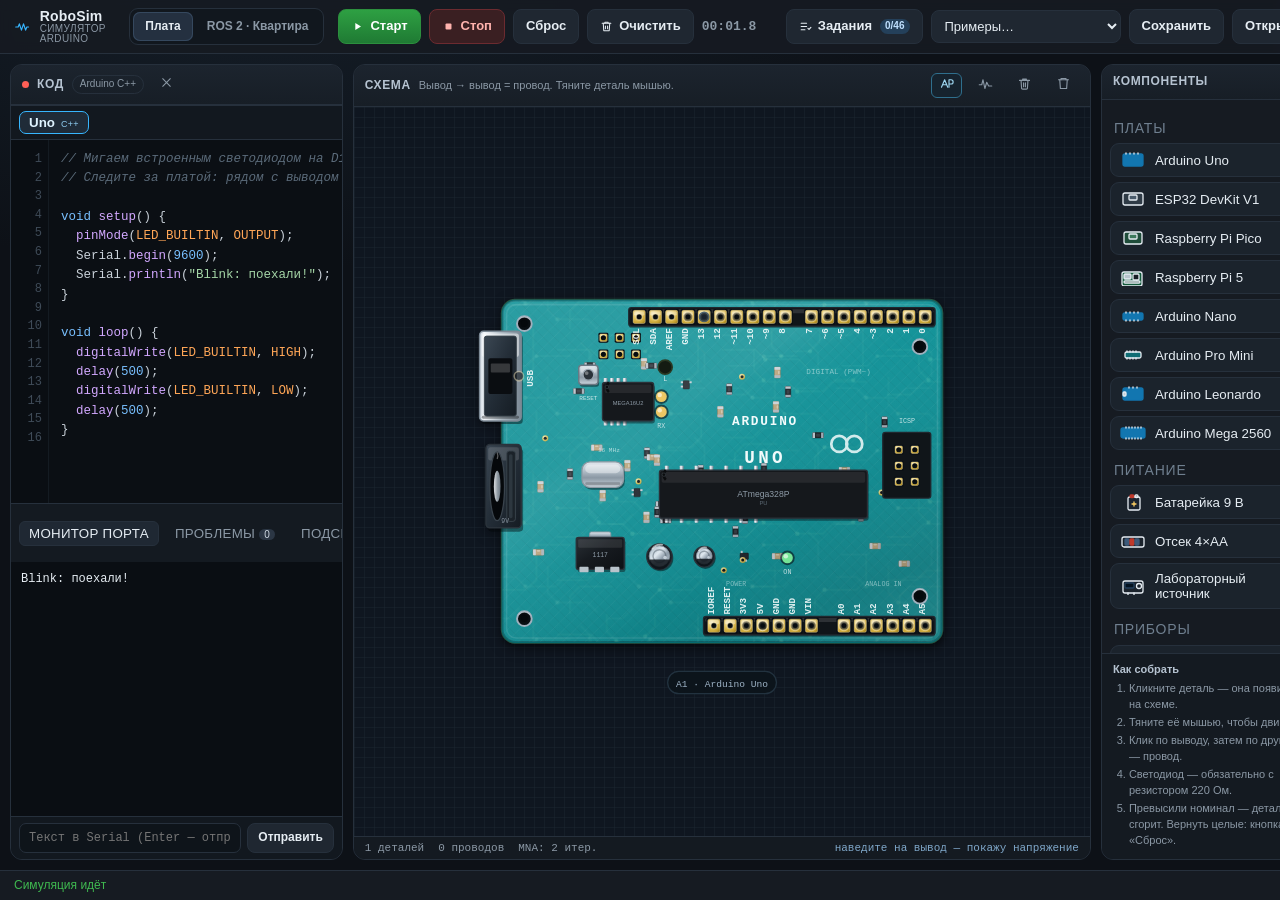
<file: index.html>
<!doctype html>
<html lang="ru">
<head>
<meta charset="utf-8"/>
<meta name="viewport" content="width=device-width, initial-scale=1"/>
<title>Симулятор Arduino в браузере — RoboSim</title>
<meta name="description" content="Собственный симулятор Arduino: схемный редактор, решатель цепей MNA, транспайлер скетчей C++ в JavaScript, монитор порта."/>
<link rel="stylesheet" href="styles.css"/>
</head>
<body>
<div class="app">

  <header class="topbar">
    <div class="brand">
      <svg width="26" height="26" viewBox="0 0 24 24" fill="none" stroke="currentColor" stroke-width="1.7" stroke-linecap="round" stroke-linejoin="round" aria-hidden="true">
        <path d="M2.5 12h3.5l1.75-4.5 3 9 3-9 3 9 1.75-4.5h2.5"/>
      </svg>
      <span>RoboSim<small>симулятор Arduino</small></span>
    </div>

    <div class="mode-switch" role="tablist" aria-label="Режим симулятора">
      <button class="mode-btn active" id="modeSimBtn" role="tab" aria-selected="true">Плата</button>
      <button class="mode-btn" id="modeRosBtn" role="tab" aria-selected="false">ROS 2 · Квартира</button>
    </div>

    <div class="tools">
      <button id="runBtn" class="btn btn-run" title="Собрать и запустить (Ctrl+Enter)">
        <svg width="13" height="13" viewBox="0 0 24 24" fill="currentColor" aria-hidden="true"><path d="M8 5.5v13l10.5-6.5Z"/></svg>
        Старт
      </button>
      <button id="stopBtn" class="btn btn-stop" disabled title="Стоп">
        <svg width="13" height="13" viewBox="0 0 24 24" fill="currentColor" aria-hidden="true"><rect x="6.5" y="6.5" width="11" height="11" rx="2"/></svg>
        Стоп
      </button>
      <button id="resetBtn" class="btn" title="Сброс">Сброс</button>
      <button id="wipeBtn" class="btn btn-wipe" title="Очистить рабочее пространство: схема, провода, код, монитор">
        <svg width="13" height="13" viewBox="0 0 24 24" fill="none" stroke="currentColor" stroke-width="1.9" stroke-linecap="round" stroke-linejoin="round" aria-hidden="true"><path d="M4 6h16"/><path d="M9 6V4h6v2"/><path d="M6 6l1 14h10l1-14"/><path d="M10 11v5M14 11v5"/></svg>
        Очистить
      </button>
      <span class="timer" id="timer">00:00.0</span>
    </div>

    <div class="tools tools-right">
      <button id="tasksBtn" class="btn btn-tasks" title="Учебные задания с автопроверкой (T)">
        <svg width="13" height="13" viewBox="0 0 24 24" fill="none" stroke="currentColor" stroke-width="2" stroke-linecap="round" stroke-linejoin="round" aria-hidden="true"><path d="M4 6h10M4 12h10M4 18h7"/><path d="M16.5 15.5l2 2 3.5-4"/></svg>
        Задания <span class="pill" id="tasksBadge">0/0</span>
      </button>
      <select id="exampleSelect" class="select" aria-label="Примеры">
        <option value="">Примеры…</option>
      </select>
      <button id="saveBtn" class="btn" title="Скачать схему и код в файл">Сохранить</button>
      <button id="openBtn" class="btn" title="Открыть файл .robosim">Открыть</button>
      <input type="file" id="fileInput" accept=".json,.robosim" hidden/>
    </div>
  </header>

  <main class="workspace">

    <!-- ------------------------------------------------ код -->
    <section class="panel panel-code">
      <header class="panel-head">
        <span class="dot dot-red"></span>
        <h2>Код</h2>
        <span class="badge" id="langBadge">Arduino C++</span>
        <button class="icon-btn" id="clearConsoleBtn" title="Очистить консоль" aria-label="Очистить консоль">
          <svg width="13" height="13" viewBox="0 0 24 24" fill="none" stroke="currentColor" stroke-width="2" stroke-linecap="round" aria-hidden="true"><path d="M5 5l14 14M19 5L5 19"/></svg>
        </button>
      </header>

      <div class="sketch-tabs" id="sketchTabs"></div>

      <div class="editor" id="editorWrap">
        <div class="gutter" id="gutter">1</div>
        <pre class="highlight" id="highlight" aria-hidden="true"></pre>
        <textarea id="code" spellcheck="false" autocapitalize="off" autocomplete="off" aria-label="Код скетча"></textarea>
      </div>

      <div class="console-head">
        <button class="tab tab-active" id="tabSerial">Монитор порта</button>
        <button class="tab" id="tabProblems">Проблемы <span class="pill" id="problemsCount">0</span></button>
        <button class="tab" id="tabHints">Подсказки <span class="pill" id="hintsCount">0</span></button>
        <span class="spacer"></span>
        <span class="hint usb-state" id="realUsbState"></span>
        <button class="btn btn-small" id="realUsbBtn" title="Подключить настоящую плату по USB (Web Serial)">Реальная плата</button>
        <label class="baud">9600 бод</label>
      </div>
      <div class="console-body" id="serialOut" role="log" aria-live="polite"></div>
      <div class="console-body problems hidden" id="problemsOut"></div>
      <div class="console-body hints hidden" id="hintsOut"></div>
      <div class="console-input">
        <input id="serialInput" placeholder="Текст в Serial (Enter — отправить)" disabled/>
        <button id="sendBtn" class="btn btn-small" disabled>Отправить</button>
      </div>
    </section>

    <!-- ------------------------------------------------ схема -->
    <section class="panel panel-canvas">
      <header class="panel-head">
        <h2>Схема</h2>
        <span class="hint" id="canvasHint">Вывод → вывод = провод. Тяните деталь мышью.</span>
        <span class="spacer"></span>
        <button class="icon-btn active" id="labelsBtn" title="Подписи элементов (R1, D2, A1…)" aria-label="Подписи элементов">
          <svg width="15" height="15" viewBox="0 0 24 24" fill="none" stroke="currentColor" stroke-width="1.8" stroke-linecap="round" stroke-linejoin="round" aria-hidden="true"><path d="M4 18 9 6l5 12M6.2 14h5.6"/><path d="M16 18V6h3.2a3.4 3.4 0 0 1 0 6.8H16"/></svg>
        </button>
        <button class="icon-btn" id="scopeBtn" title="Осциллограф" aria-label="Осциллограф">
          <svg width="15" height="15" viewBox="0 0 24 24" fill="none" stroke="currentColor" stroke-width="1.8" stroke-linecap="round" stroke-linejoin="round" aria-hidden="true"><path d="M2 14h4l2-8 3 14 3-10 3 6h5"/></svg>
        </button>
        <button class="icon-btn" id="deleteBtn" title="Удалить выделенное (Del)" aria-label="Удалить выделенное">
          <svg width="15" height="15" viewBox="0 0 24 24" fill="none" stroke="currentColor" stroke-width="1.8" stroke-linecap="round" stroke-linejoin="round" aria-hidden="true"><path d="M4 7h16M9 7V5h6v2M6.5 7l.8 12.2A1.8 1.8 0 0 0 9.1 21h5.8a1.8 1.8 0 0 0 1.8-1.8L17.5 7"/><path d="M10.5 11v6M13.5 11v6"/></svg>
        </button>
        <button class="icon-btn" id="clearBtn" title="Очистить схему" aria-label="Очистить схему">
          <svg width="15" height="15" viewBox="0 0 24 24" fill="none" stroke="currentColor" stroke-width="1.8" stroke-linecap="round" stroke-linejoin="round" aria-hidden="true"><path d="M4 6h16"/><path d="M8 6V4h8v2"/><path d="M6 6l1 14h10l1-14"/></svg>
        </button>
      </header>
      <div class="stage" id="stage">
        <svg id="svg" xmlns="http://www.w3.org/2000/svg">
          <defs>
            <linearGradient id="unoBody" x1="0" y1="0" x2="0" y2="1">
              <stop offset="0" stop-color="#1276b0"/><stop offset="1" stop-color="#0a5786"/>
            </linearGradient>
            <!-- ===== «реалистичная» палитра деталей: объявлена один раз ===== -->
            <linearGradient id="sim-metal" x1="0" y1="0" x2="0" y2="1">
              <stop offset="0" stop-color="#e2e8ee"/><stop offset=".35" stop-color="#b3bfc9"/>
              <stop offset=".62" stop-color="#8b98a4"/><stop offset="1" stop-color="#cdd6de"/>
            </linearGradient>
            <linearGradient id="sim-metal-h" x1="0" y1="0" x2="1" y2="0">
              <stop offset="0" stop-color="#8b98a4"/><stop offset=".35" stop-color="#eaf0f5"/>
              <stop offset=".7" stop-color="#a7b3bd"/><stop offset="1" stop-color="#72808c"/>
            </linearGradient>
            <linearGradient id="sim-metal-v" x1="0" y1="0" x2="1" y2="0">
              <stop offset="0" stop-color="#cfd8e0"/><stop offset=".12" stop-color="#f2f6fa"/>
              <stop offset=".55" stop-color="#a9b5bf"/><stop offset="1" stop-color="#7b8894"/>
            </linearGradient>
            <linearGradient id="sim-plastic" x1="0" y1="0" x2="1" y2="1">
              <stop offset="0" stop-color="#3b4753"/><stop offset=".5" stop-color="#232d37"/>
              <stop offset="1" stop-color="#151c23"/>
            </linearGradient>
            <linearGradient id="sim-dip" x1="0" y1="0" x2="1" y2="1">
              <stop offset="0" stop-color="#2a3036"/><stop offset=".45" stop-color="#171b20"/>
              <stop offset="1" stop-color="#0d1014"/>
            </linearGradient>
            <linearGradient id="sim-can" x1="0" y1="0" x2="1" y2="1">
              <stop offset="0" stop-color="#9fb0be"/><stop offset=".4" stop-color="#dfe8ef"/>
              <stop offset=".62" stop-color="#8d9ba8"/><stop offset="1" stop-color="#b9c5cf"/>
            </linearGradient>
            <linearGradient id="sim-beige" x1="0" y1="0" x2="0" y2="1">
              <stop offset="0" stop-color="#f0dfb8"/><stop offset=".45" stop-color="#dcc79a"/>
              <stop offset="1" stop-color="#bda878"/>
            </linearGradient>
            <linearGradient id="sim-glass" x1="0" y1="0" x2="0" y2="1">
              <stop offset="0" stop-color="rgba(255,255,255,.55)"/>
              <stop offset=".45" stop-color="rgba(255,255,255,.12)"/>
              <stop offset="1" stop-color="rgba(255,255,255,.04)"/>
            </linearGradient>
            <linearGradient id="sim-glass-d" x1="0" y1="0" x2="0" y2="1">
              <stop offset="0" stop-color="#d9e3ea" stop-opacity=".85"/>
              <stop offset=".5" stop-color="#7f919f" stop-opacity=".55"/>
              <stop offset="1" stop-color="#4a5a67" stop-opacity=".8"/>
            </linearGradient>
            <radialGradient id="sim-lens" cx=".35" cy=".3" r=".85">
              <stop offset="0" stop-color="#ffffff" stop-opacity=".55"/>
              <stop offset=".55" stop-color="#ffffff" stop-opacity=".06"/>
              <stop offset="1" stop-color="#000000" stop-opacity=".22"/>
            </radialGradient>
            <radialGradient id="sim-lens-red" cx=".35" cy=".3" r=".8">
              <stop offset="0" stop-color="#ffd0c8"/><stop offset=".6" stop-color="#e04a3a"/>
              <stop offset="1" stop-color="#8c2418"/>
            </radialGradient>
            <linearGradient id="sim-dark-cell" x1="0" y1="0" x2="1" y2="1">
              <stop offset="0" stop-color="#2b3641"/><stop offset=".45" stop-color="#18202a"/>
              <stop offset="1" stop-color="#0d131a"/>
            </linearGradient>
            <linearGradient id="sim-servo" x1="0" y1="0" x2="1" y2="1">
              <stop offset="0" stop-color="#2f7fbe"/><stop offset=".5" stop-color="#1c5a8c"/>
              <stop offset="1" stop-color="#123c60"/>
            </linearGradient>
            <linearGradient id="sim-heatsink" x1="0" y1="0" x2="0" y2="1">
              <stop offset="0" stop-color="#d24b3c"/><stop offset=".4" stop-color="#a8342a"/>
              <stop offset="1" stop-color="#7a221a"/>
            </linearGradient>
            <linearGradient id="sim-pcb-soft" x1="0" y1="0" x2="1" y2="1">
              <stop offset="0" stop-color="#1d6b45"/><stop offset=".5" stop-color="#14563a"/>
              <stop offset="1" stop-color="#0d3f2a"/>
            </linearGradient>
            <linearGradient id="sim-pcb-dark" x1="0" y1="0" x2="1" y2="1">
              <stop offset="0" stop-color="#1b2430"/><stop offset="1" stop-color="#111a23"/>
            </linearGradient>
            <!-- синий текстолит: HC-SR04, платы датчиков линии, модули-«синие платки» -->
            <linearGradient id="sim-pcb-blue" x1="0" y1="0" x2=".8" y2="1">
              <stop offset="0" stop-color="#1f5f97"/><stop offset=".5" stop-color="#15507f"/>
              <stop offset="1" stop-color="#0e3d63"/>
            </linearGradient>
            <linearGradient id="sim-pcb-blue-light" x1="0" y1="0" x2=".8" y2="1">
              <stop offset="0" stop-color="#3f8dc4"/><stop offset=".55" stop-color="#2d76ad"/>
              <stop offset="1" stop-color="#1e5c8c"/>
            </linearGradient>
            <filter id="sim-soft" x="-20%" y="-20%" width="140%" height="140%">
              <feDropShadow dx="0" dy="1.4" stdDeviation="1.6" flood-color="#000" flood-opacity=".45"/>
            </filter>
            <!-- ===== реализм плат: стеклотекстолит, дорожки под маской, золото площадок ===== -->
            <linearGradient id="sim-face-light" x1="0" y1="0" x2=".55" y2="1">
              <stop offset="0" stop-color="#ffffff" stop-opacity=".13"/>
              <stop offset=".42" stop-color="#ffffff" stop-opacity="0"/>
              <stop offset="1" stop-color="#000000" stop-opacity=".17"/>
            </linearGradient>
            <pattern id="sim-fiber" width="7" height="7" patternUnits="userSpaceOnUse">
              <path d="M0 7 L7 0" stroke="#ffffff" stroke-width=".55" opacity=".045"/>
              <path d="M0 0 L7 7" stroke="#000000" stroke-width=".55" opacity=".05"/>
            </pattern>
            <pattern id="sim-traces" width="103" height="89" patternUnits="userSpaceOnUse">
              <g fill="none" stroke="#8ff7c4" stroke-width="1.05" stroke-linecap="round" stroke-linejoin="round" opacity=".05">
                <path d="M-4 13 H21 L27 19 H48 L54 25 H74"/>
                <path d="M0 41 H15 L23 33 H41 L47 39 H63 L69 33 H90"/>
                <path d="M-4 68 H19 L25 62 H44"/>
                <path d="M31 -4 V11 L37 17"/>
                <path d="M61 -4 V8 L55 14 H44"/>
                <path d="M88 -4 V26 L82 32 H70"/>
                <path d="M8 92 V78 L14 72 H34"/>
                <path d="M58 92 V80 L64 74 H84 L90 68 V52"/>
                <path d="M20 13 V26 L26 32"/>
              </g>
              <g fill="#8ff7c4" opacity=".14">
                <circle cx="27" cy="19" r="1.4"/><circle cx="47" cy="39" r="1.4"/>
                <circle cx="37" cy="17" r="1.3"/><circle cx="55" cy="14" r="1.3"/>
                <circle cx="82" cy="32" r="1.3"/><circle cx="64" cy="74" r="1.3"/>
                <circle cx="26" cy="32" r="1.3"/>
              </g>
            </pattern>
            <pattern id="sim-traces2" width="71" height="59" patternUnits="userSpaceOnUse">
              <g fill="none" stroke="#a9ffd6" stroke-width="1" stroke-linecap="round" stroke-linejoin="round" opacity=".045">
                <path d="M-3 7 H13 L19 13 H38 L44 7 H60"/>
                <path d="M4 52 H20 L26 46 H47"/>
                <path d="M33 -4 V17 L39 23 H58 L64 29"/>
                <path d="M-3 33 H9 L15 27"/>
                <path d="M60 62 V44 L54 38"/>
              </g>
              <g fill="#a9ffd6" opacity=".10">
                <circle cx="19" cy="13" r="1.3"/><circle cx="39" cy="23" r="1.3"/><circle cx="26" cy="46" r="1.2"/>
              </g>
            </pattern>
            <linearGradient id="sim-ceramic" x1="0" y1="0" x2=".3" y2="1">
              <stop offset="0" stop-color="#ffc06a"/><stop offset=".45" stop-color="#e8963a"/>
              <stop offset="1" stop-color="#b96a1c"/>
            </linearGradient>
            <linearGradient id="sim-copper" x1="0" y1="0" x2="1" y2="0">
              <stop offset="0" stop-color="#8a4a1e"/><stop offset=".35" stop-color="#ffd8a3"/>
              <stop offset=".62" stop-color="#d08a3e"/><stop offset="1" stop-color="#7a3f18"/>
            </linearGradient>
            <linearGradient id="sim-gloss" x1="0" y1="0" x2=".85" y2="1">
              <stop offset="0" stop-color="#fff" stop-opacity="0"/>
              <stop offset=".38" stop-color="#fff" stop-opacity=".13"/>
              <stop offset=".52" stop-color="#fff" stop-opacity=".03"/>
              <stop offset=".72" stop-color="#fff" stop-opacity="0"/>
              <stop offset="1" stop-color="#fff" stop-opacity=".08"/>
            </linearGradient>
            <radialGradient id="sim-gold" cx=".35" cy=".3" r=".85">
              <stop offset="0" stop-color="#fff2c0"/><stop offset=".45" stop-color="#f0cd5e"/>
              <stop offset=".82" stop-color="#cfa832"/><stop offset="1" stop-color="#a9871f"/>
            </radialGradient>
            <radialGradient id="sim-drill" cx=".4" cy=".35" r=".8">
              <stop offset="0" stop-color="#04070a"/><stop offset=".72" stop-color="#0a1014"/>
              <stop offset="1" stop-color="#22303a"/>
            </radialGradient>
            <filter id="sim-raise" x="-35%" y="-35%" width="170%" height="170%">
              <feDropShadow dx=".5" dy="1.2" stdDeviation="1" flood-color="#000" flood-opacity=".45"/>
            </filter>
            <filter id="sim-raise-big" x="-30%" y="-30%" width="160%" height="160%">
              <feDropShadow dx=".8" dy="2" stdDeviation="1.7" flood-color="#000" flood-opacity=".5"/>
            </filter>
            <pattern id="grid" width="10" height="10" patternUnits="userSpaceOnUse">
              <path d="M 10 0 L 0 0 0 10" fill="none" stroke="#1b2530" stroke-width="1"/>
            </pattern>
          </defs>
          <rect class="grid-bg" x="-4000" y="-4000" width="8000" height="8000" fill="url(#grid)"/>
          <g id="world">
            <g id="wireHitLayer"></g>
            <g id="boardsLayer"></g>
            <g id="wiresLayer"></g>
            <g id="partsLayer"></g>
            <g id="pinsLayer"></g>
            <g id="pendingLayer"></g>
          </g>
        </svg>
      </div>
      <div class="scope hidden" id="scopeWrap">
        <div class="scope-head">
          <span class="scope-title">Осциллограф</span>
          <label>Развёртка <select id="timeDiv" class="mini-select"></select></label>
          <label>Масштаб <select id="voltDiv" class="mini-select"></select></label>
          <button class="btn btn-small" id="scopePause">Пауза</button>
          <button class="btn btn-small" id="scopeClear">Сброс</button>
          <span class="scope-hint">240 отсчётов/с · ШИМ рисуется аналитически при развёртке ≤ 5 мс</span>
        </div>
        <div class="scope-body">
          <canvas id="scopeCanvas"></canvas>
          <div class="scope-channels" id="scopeChannels"></div>
        </div>
      </div>

      <div class="canvas-foot">
        <span class="stat" id="statParts">0 деталей</span>
        <span class="stat" id="statWires">0 проводов</span>
        <span class="stat" id="statIter">—</span>
        <span class="stat probe" id="probe">наведите на вывод — покажу напряжение</span>
      </div>
    </section>

    <!-- ------------------------------------------------ палитра -->
    <aside class="panel panel-palette">
      <header class="panel-head"><h2>Компоненты</h2></header>
      <div class="palette" id="palette"></div>
      <div class="palette-note">
        <b>Как собрать</b>
        <ol>
          <li>Кликните деталь — она появится на схеме.</li>
          <li>Тяните её мышью, чтобы двигать.</li>
          <li>Клик по выводу, затем по другому — провод.</li>
          <li>Светодиод — обязательно с резистором 220 Ом.</li>
          <li>Превысили номинал — деталь сгорит. Вернуть целые: кнопка «Сброс».</li>
        </ol>
      </div>
    </aside>
  </main>


  <!-- ------------------------------------------------ ROS 2: квартира -->
  <main class="ros-layout hidden" id="rosLayout">
    <section class="ros-main">
      <header class="panel-head">
        <h2>ROS 2 · Квартира</h2>
        <span class="hint">Узел /robot_driver, лидар 240 лучей, SLAM 5 см</span>
        <span class="spacer"></span>
        <div class="ros-hud">
          <span class="ros-stat"><b id="rosCoverage">0 %</b>карта</span>
          <span class="ros-stat"><b id="rosTrash">0 / 6</b>мусор</span>
          <span class="ros-stat"><b id="rosBattery">100 %</b>батарея</span>
          <span class="ros-stat ros-poses"><b id="rosPose">x=0.00 y=0.00 θ=0°</b><span id="rosRoom">Коридор</span></span>
        </div>
      </header>

      <div class="ros-stage">
        <canvas id="rosCanvas"></canvas>
        <div class="ros-overlay">
          <div class="seg">
            <button class="seg-btn active" id="rosModeSlam">Карта SLAM</button>
            <button class="seg-btn" id="rosModeTruth">Квартира</button>
          </div>
          <button class="btn btn-small active" id="rosRays">Лучи</button>
          <button class="btn btn-small active" id="rosPath">След</button>
        </div>
        <div class="ros-pad" aria-label="Пульт управления">
          <button id="rosPadL" class="pad-btn pad-left" aria-label="Поворот влево">↺</button>
          <button id="rosPadF" class="pad-btn pad-up" aria-label="Вперёд">↑</button>
          <button id="rosPadR" class="pad-btn pad-right" aria-label="Поворот вправо">↻</button>
          <button id="rosPadB" class="pad-btn pad-down" aria-label="Назад">↓</button>
        </div>
        <div class="ros-hintline" id="rosState">ищите мусор: он отмечен оранжевым</div>
      </div>

      <footer class="ros-foot">
        <button id="rosCollect" class="btn btn-small btn-run">Собрать (E)</button>
        <button id="rosReset" class="btn btn-small">На док</button>
        <button id="rosHelp" class="btn btn-small">help</button>
        <span class="spacer"></span>
        <span class="ros-keys">WASD / стрелки — движение · E — собрать · Tab — автодополнение в терминале</span>
      </footer>
    </section>

    <aside class="ros-side">
      <section class="ros-tasks-box">
        <header class="panel-head"><h2>Задания ROS</h2><span class="pill" id="rosTaskCount">0/3</span></header>
        <div class="ros-tasks" id="rosTasks"></div>
      </section>

      <section class="ros-term">
        <header class="panel-head">
          <h2>Терминал</h2>
          <span class="spacer"></span>
          <button class="btn btn-small" id="rosTermClear">Очистить</button>
        </header>
        <div class="term-out" id="rosTermOut" role="log" aria-live="polite"></div>
        <div class="term-input">
          <span class="term-prompt">student@robosim:~$</span>
          <input id="rosTermIn" spellcheck="false" autocomplete="off" placeholder="help" aria-label="Команда терминала"/>
        </div>
      </section>
    </aside>
  </main>

  <!-- ------------------------------------------------ задания -->
  <aside class="drawer hidden" id="taskDrawer" aria-hidden="true" aria-label="Учебные задания"></aside>

  <footer class="statusbar">
    <span id="statusText">Готово</span>
    <span class="spacer"></span>
    <span class="warn" id="warnText"></span>
  </footer>
</div>

<script type="module" src="js/app.js"></script>
</body>
</html>
</file>
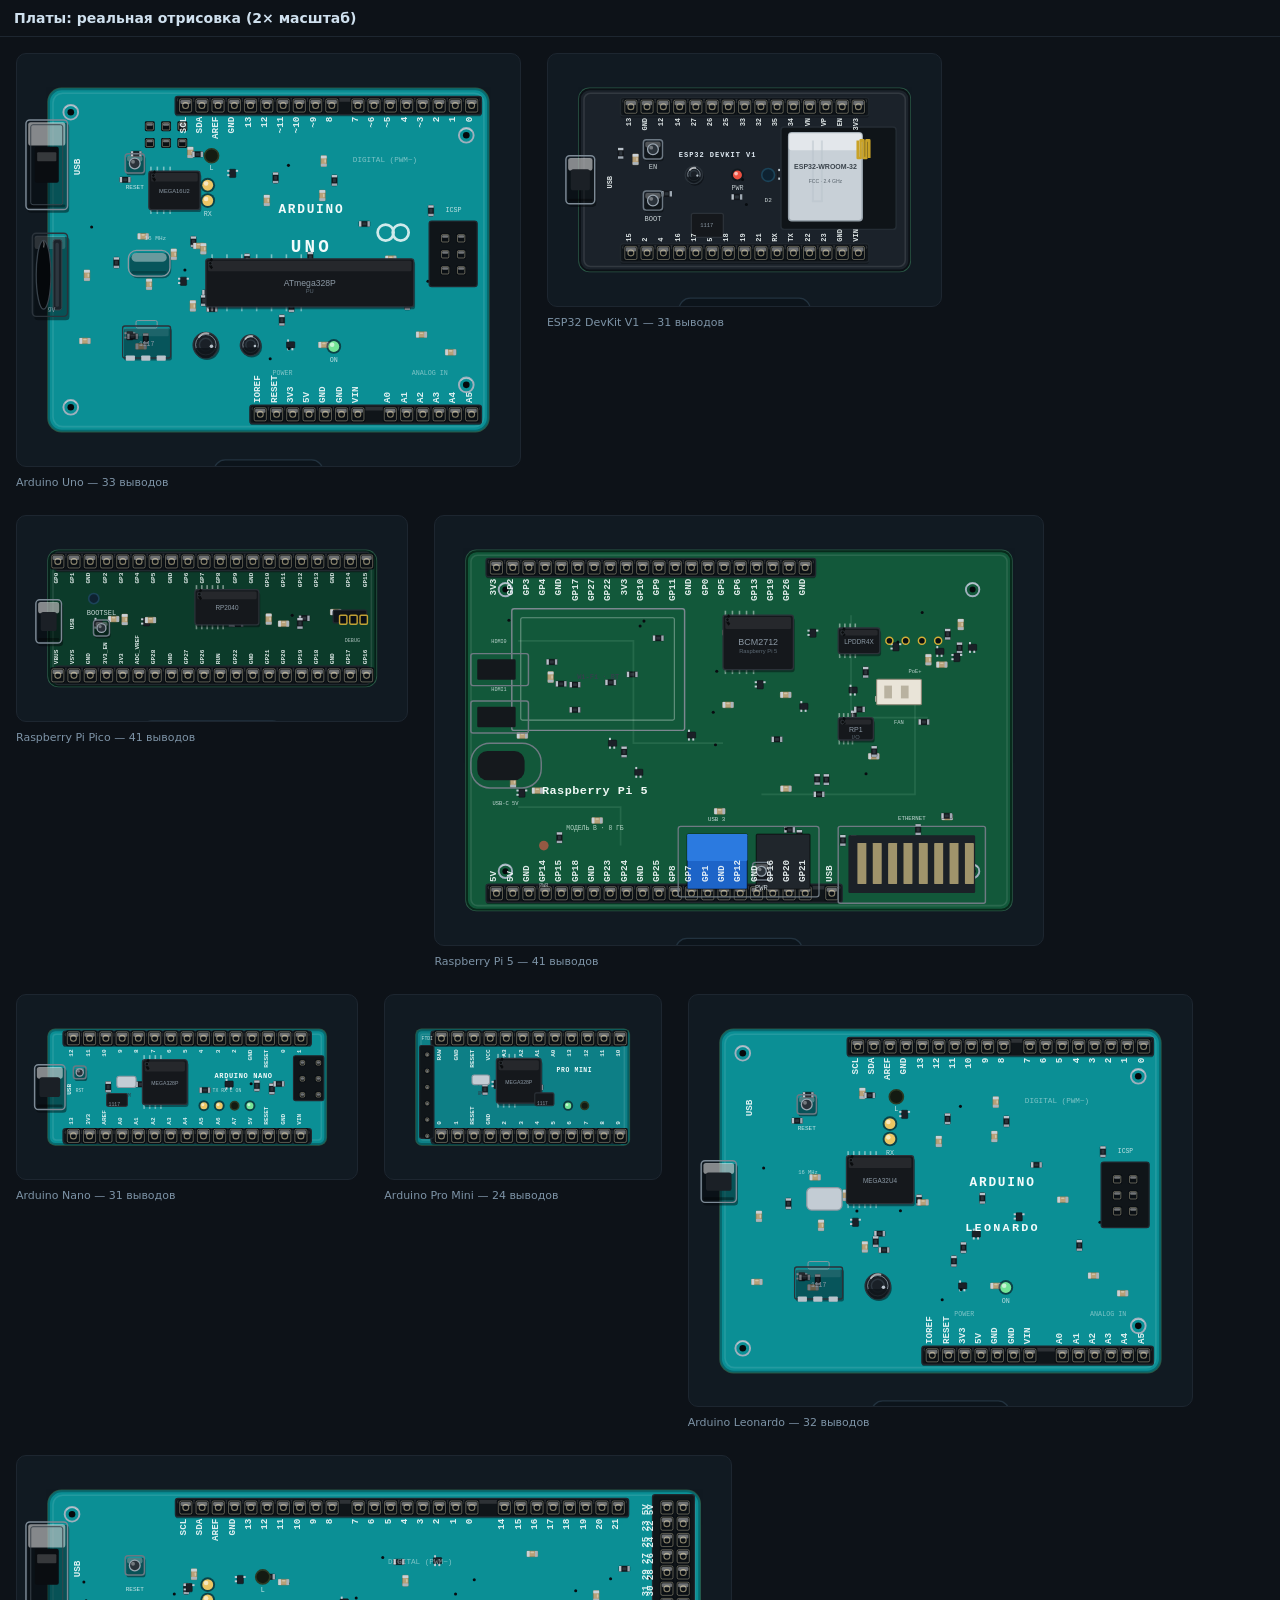
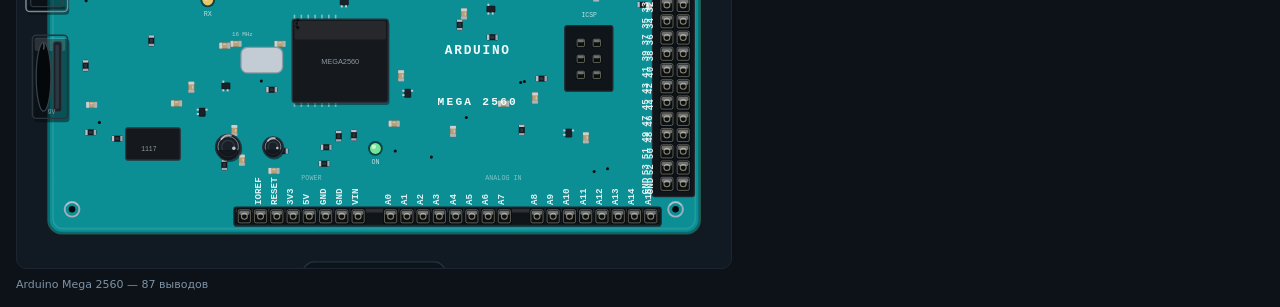
<file: tests/boards.html>
<!doctype html>
<html lang="ru">
<head>
<meta charset="utf-8"/>
<title>Платы — проверка отрисовки</title>
<style>
  body{margin:0;background:#0d1218;color:#cfe0ee;font:13px system-ui,sans-serif}
  h1{font-size:14px;padding:10px 14px;margin:0;border-bottom:1px solid #1d2630}
  .row{display:flex;flex-wrap:wrap;gap:26px;padding:16px}
  figure{margin:0}
  figcaption{font-size:11px;color:#7d93a6;padding-top:6px}
  svg{background:#111a22;border:1px solid #1d2630;border-radius:10px}
</style>
</head>
<body>
<h1>Платы: реальная отрисовка (2× масштаб)</h1>
<div class="row" id="row"></div>
<script type="module">
import { PARTS } from '../js/parts.js';
import { BOARDS_LIST } from '../js/parts.js';

const row = document.getElementById('row');
let i = 0;
const counts = {};
for (const spec of BOARDS_LIST) {
  i++;
  const NS = 'http://www.w3.org/2000/svg';
  const w = spec.w + 40, h = spec.h + 44;
  const svg = document.createElementNS(NS, 'svg');
  svg.setAttribute('viewBox', `${-w / 2} ${-h / 2} ${w} ${h}`);
  svg.setAttribute('width', w * 1.6);
  svg.setAttribute('height', h * 1.6);
  const comp = { id: `p${i}`, type: spec.id, ref: `A${i}`, props: {} };
  svg.innerHTML = `<g transform="translate(0 0)">${PARTS[spec.id].render({ ...comp, __def: PARTS[spec.id] })}</g>`;
  const fig = document.createElement('figure');
  fig.appendChild(svg);
  const cap = document.createElement('figcaption');
  cap.textContent = `${spec.name} — ${spec.pins.length} выводов`;
  fig.appendChild(cap);
  row.appendChild(fig);
}
</script>
</body>
</html>
</file>
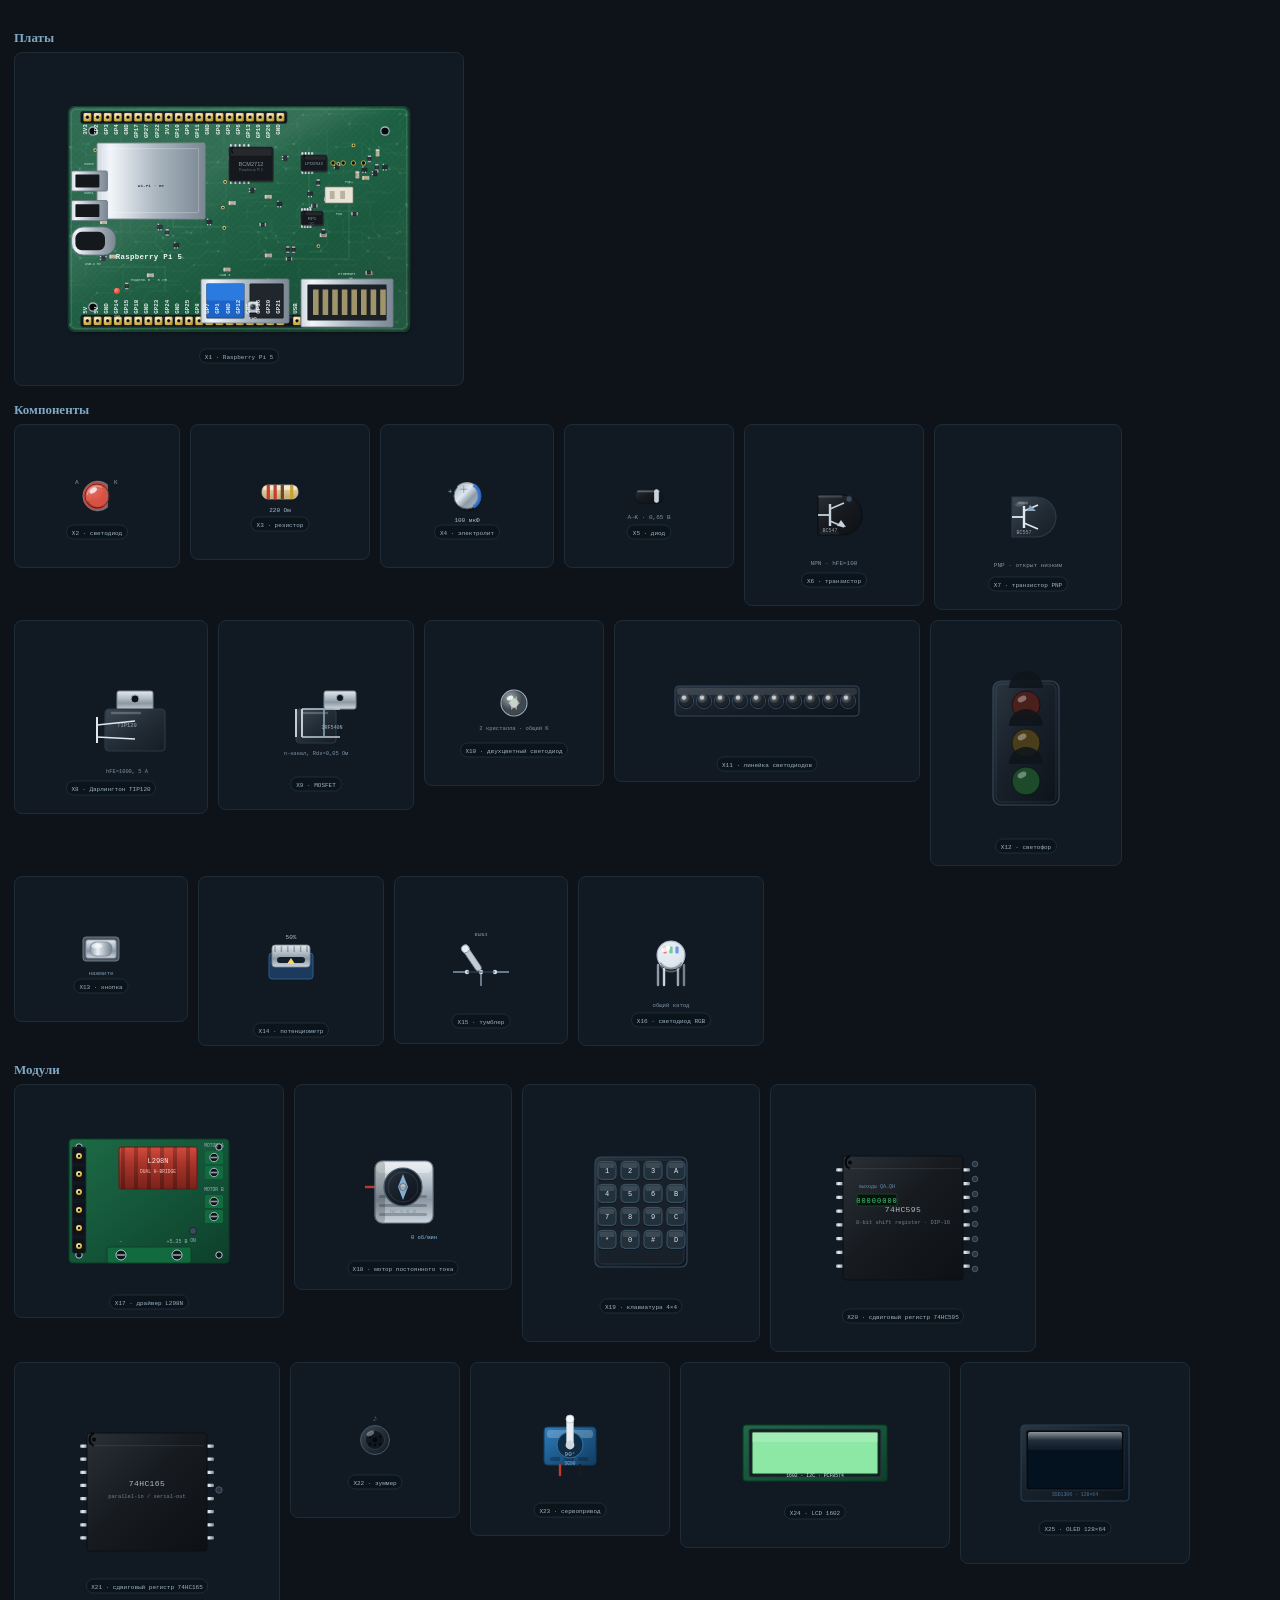
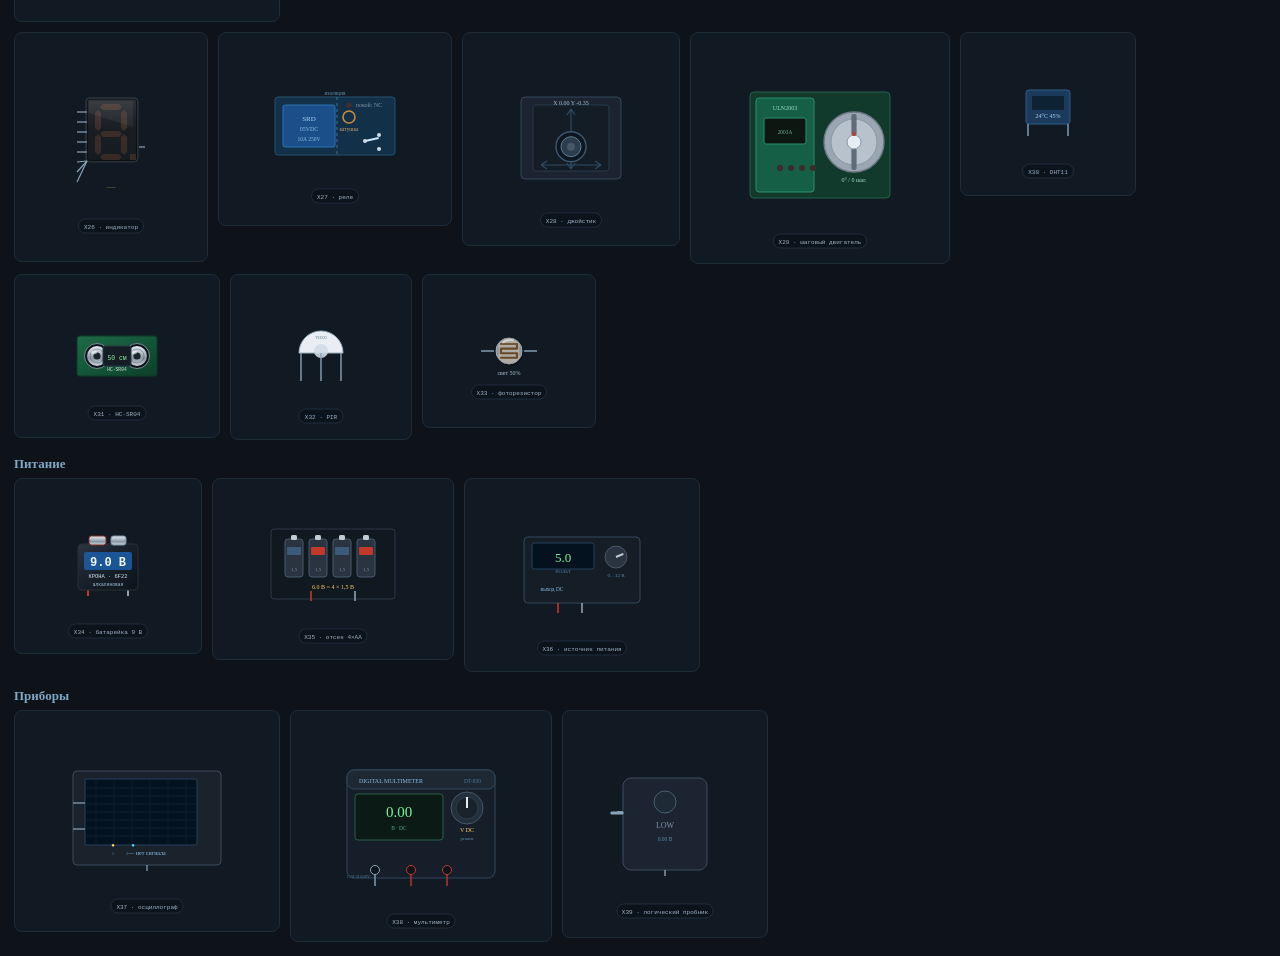
<file: tests/gallery.html>
<!doctype html>
<meta charset="utf-8">
<title>Галерея деталей</title>
<style>
  body { background:#0d1319; color:#cfe3f2; font:13px ui-sans-serif,system-ui,sans-serif; margin:0; padding:14px }
  h2 { font:600 13px ui-sans-serif; color:#7fa8c4; margin:16px 0 6px }
  .row { display:flex; flex-wrap:wrap; gap:10px; align-items:flex-start }
  .cell { background:#111a23; border:1px solid #1e2c38; border-radius:8px; padding:8px }
  svg { display:block; overflow:visible }
</style>
<svg width="0" height="0" style="position:absolute">
  <defs id="defs"></defs>
</svg>
<div id="app"></div>
<script type="module">
import { PARTS } from '../js/parts.js';
import { renderBoardArt } from '../js/board-art.js';
import { BOARDS } from '../js/boards.js';

// забираем <defs> прямо из index.html, чтобы галерея была как настоящая схема
const src = await fetch('../index.html').then((r) => r.text());
const defs = /<defs>([\s\S]*?)<\/defs>/.exec(src)[1];
document.getElementById('defs').innerHTML = defs;

const groups = [
  ['Платы', ['rpi5']],
  ['Компоненты', ['led', 'resistor', 'electrolytic', 'diode', 'npn', 'pnp', 'tip120', 'mosfet',
    'ledBicolor', 'ledBar', 'traffic', 'button', 'pot', 'toggle', 'rgbled']],
  ['Модули', ['l298n', 'dcmotor', 'keypad', 'sr595', 'sr165', 'buzzer', 'servo', 'lcd1602', 'oled',
    'seg7', 'relay', 'joystick', 'stepper28byj', 'dht11', 'hcsr04', 'pir', 'ldr']],
  ['Питание', ['battery9', 'batteryAA', 'psu']],
  ['Приборы', ['scope', 'multimeter', 'logicprobe']],
];
let n = 0;
for (const [title, types] of groups) {
  const h = document.createElement('h2'); h.textContent = title; document.getElementById('app').appendChild(h);
  const row = document.createElement('div'); row.className = 'row';
  for (const t of types) {
    if (!PARTS[t]) continue;
    n++;
    const cell = document.createElement('div'); cell.className = 'cell';
    const comp = { id: `p${n}`, ref: `X${n}`, type: t, x: 0, y: 0, props: {}, __def: PARTS[t] };
    const def = PARTS[t];
    const pad = 46;
    const w = (def.w || 100) + pad * 2;
    const h2 = (def.h || 100) + pad * 2;
    cell.innerHTML = `<svg width="${w}" height="${h2}" viewBox="${-w / 2} ${-h2 / 2} ${w} ${h2}">${def.render(comp)}</svg>`;
    row.appendChild(cell);
  }
  document.getElementById('app').appendChild(row);
}
window.__ready = true;
</script>
</file>
<file: styles.css>
:root{
  --bg:#0d1117; --panel:#161b22; --panel-2:#1b222c; --line:#26303c;
  --text:#e6edf3; --muted:#8b98a5; --accent:#ff8a3d; --accent-2:#37b6ff;
  --ok:#3fb950; --warn:#d29922; --danger:#f85149; --code-bg:#0b0f14;
  --mono:ui-monospace,SFMono-Regular,Menlo,Consolas,"Liberation Mono",monospace;
}
*{box-sizing:border-box}
html,body{height:100%}
body{
  margin:0;background:radial-gradient(1200px 600px at 20% -10%,#16202b 0,#0d1117 60%);
  color:var(--text);font:14px/1.45 -apple-system,BlinkMacSystemFont,"Segoe UI",Roboto,Ubuntu,sans-serif;
  overflow:hidden;
}
.app{display:grid;grid-template-rows:auto 1fr auto;height:100vh}

/* ---------------- верхняя панель ---------------- */
.topbar{
  display:flex;align-items:center;gap:14px;padding:8px 14px;
  border-bottom:1px solid var(--line);background:rgba(22,27,34,.92);backdrop-filter:blur(6px);
}
.brand{display:flex;align-items:center;gap:9px;color:var(--accent-2);font-weight:700;letter-spacing:.2px}
.brand span{display:flex;flex-direction:column;line-height:1.05;color:var(--text);font-size:14px}
.brand small{font-size:10px;color:var(--muted);font-weight:500;letter-spacing:.4px;text-transform:uppercase}
.tools{display:flex;align-items:center;gap:8px}
.tools-right{margin-left:auto}
.btn{
  display:inline-flex;align-items:center;gap:6px;padding:7px 12px;border-radius:8px;cursor:pointer;
  border:1px solid var(--line);background:#1f2731;color:var(--text);font:inherit;font-weight:600;font-size:13px;
  transition:transform .06s ease,background .15s ease,border-color .15s;
}
.btn:hover{background:#26313d;border-color:#33414f}
.btn:active{transform:translateY(1px)}
.btn:disabled{opacity:.45;cursor:not-allowed}
.btn-run{background:linear-gradient(180deg,#2ea043,#1f7a33);border-color:#2c8f3e;color:#fff}
.btn-run:hover{background:linear-gradient(180deg,#35b14c,#22823a)}
.btn-stop{background:#3a1f22;border-color:#6c2b30;color:#ffb3ae}
.btn-stop:not(:disabled):hover{background:#4a2529}
.btn-wipe{display:inline-flex;align-items:center;gap:6px}
.btn-wipe:hover{background:#3a2529;border-color:#7a3b41;color:#ffc9c4}
.btn-small{padding:5px 10px;font-size:12px}
.timer{font:600 13px var(--mono);color:var(--muted);min-width:70px}
.select{
  background:#1f2731;color:var(--text);border:1px solid var(--line);border-radius:8px;
  padding:7px 9px;font:inherit;font-size:13px;cursor:pointer;max-width:190px;
}

/* ---------------- рабочая область ---------------- */
.workspace{
  display:grid;min-width:0;grid-template-columns:minmax(320px,26vw) 1fr minmax(200px,17vw);
  gap:10px;padding:10px;min-height:0;
}
.panel{
  display:flex;flex-direction:column;min-height:0;min-width:0;
  background:var(--panel);border:1px solid var(--line);border-radius:12px;overflow:hidden;
}
.panel-head{
  display:flex;align-items:center;gap:8px;padding:8px 11px;border-bottom:1px solid var(--line);
  background:linear-gradient(180deg,#1c242e,#171e26);flex:0 0 auto;
}
.panel-head h2{margin:0;font-size:12px;font-weight:700;letter-spacing:.6px;text-transform:uppercase;color:#b6c3d1}
.panel-head .spacer{flex:1}
.dot{width:7px;height:7px;border-radius:50%;display:inline-block}
.dot-red{background:#ff5f56}
.badge{font-size:10px;color:var(--muted);border:1px solid var(--line);border-radius:20px;padding:1px 7px}
.hint{font-size:11px;color:var(--muted);white-space:nowrap;overflow:hidden;text-overflow:ellipsis}
.icon-btn{
  background:transparent;border:1px solid transparent;color:var(--muted);cursor:pointer;
  border-radius:6px;padding:2px 7px;font-size:13px;line-height:1.2;
}
.icon-btn:hover{background:#232c37;color:var(--text);border-color:var(--line)}

/* ---------------- редактор кода ---------------- */
.editor{position:relative;flex:1 1 auto;min-height:120px;background:var(--code-bg);overflow:hidden}
.editor .gutter{
  position:absolute;left:0;top:0;bottom:0;width:38px;padding:10px 6px 10px 0;text-align:right;
  font:12px/1.55 var(--mono);color:#3f4b58;background:#0a0e13;border-right:1px solid #141b22;
  overflow:hidden;user-select:none;white-space:pre;
}
.highlight,.editor textarea{
  position:absolute;left:38px;top:0;right:0;bottom:0;margin:0;padding:10px 12px;
  font:12.5px/1.55 var(--mono);white-space:pre;overflow:auto;border:0;tab-size:2;
}
.highlight{color:#c9d1d9;pointer-events:none;overflow:hidden}
.editor textarea{
  resize:none;background:transparent;color:transparent;caret-color:#ffb26b;outline:none;
  -webkit-text-fill-color:transparent;
}
.editor textarea::selection{background:#2f4a63;color:transparent}
.tok-kw{color:#ff7b72}
.tok-type{color:#79c0ff}
.tok-fn{color:#d2a8ff}
.tok-num{color:#79c0ff}
.tok-str{color:#a5d6a7}
.tok-com{color:#5b6b7a;font-style:italic}
.tok-pre{color:#ffa657}
.tok-const{color:#ffa657}

/* ---------------- консоль / проблемы ---------------- */
.console-head{display:flex;align-items:center;gap:6px;padding:6px 8px;border-top:1px solid var(--line);background:#141a21}
.tab{white-space:nowrap;
  background:transparent;border:1px solid transparent;color:var(--muted);cursor:pointer;
  font:600 11px inherit;padding:4px 9px;border-radius:6px;letter-spacing:.3px;text-transform:uppercase;
}
.tab-active{color:var(--text);background:#1f2833;border-color:var(--line)}
.pill{background:#2b3644;border-radius:20px;padding:0 5px;font-size:10px;color:#cfd8e3}
.pill.bad{background:#5a1d1d;color:#ffb0ac}
.baud{font-size:10px;color:var(--muted);margin-left:auto;padding-right:4px}
.console-body{
  flex:0 0 32%;min-height:70px;overflow:auto;padding:8px 10px;background:#0a0e13;
  font:12px/1.5 var(--mono);white-space:pre-wrap;word-break:break-word;
}
.console-body .sys{color:#5b6b7a}
.console-body .err{color:var(--danger)}
.console-body .usb{color:#3fd07a}
.usb-state{font-size:11px;max-width:340px;white-space:nowrap;overflow:hidden;text-overflow:ellipsis}
.usb-state.ok{color:#3fd07a}
.problems{padding:6px 8px}
.problem{padding:5px 7px;border-left:2px solid var(--danger);background:#1d1417;border-radius:0 6px 6px 0;margin-bottom:5px;cursor:pointer}
.problem b{color:#ff9c95}
.problem.warn{border-color:var(--warn);background:#1d1a12}
.problem .ln{color:var(--muted);font-size:11px}
.hidden{display:none!important}
.console-input{display:flex;gap:6px;padding:6px 8px;border-top:1px solid var(--line);background:#12181f}
.console-input input{
  flex:1;min-width:0;background:#0e141a;border:1px solid var(--line);border-radius:7px;
  color:var(--text);padding:6px 9px;font:12px var(--mono);outline:none;
}
.console-input input:focus{border-color:#3d5a75}

/* ---------------- холст ---------------- */
.panel-canvas{position:relative}
.stage{position:relative;flex:1;min-height:0;overflow:hidden;background:#0f1620;cursor:default}
#svg{width:100%;height:100%;display:block;touch-action:none}
.canvas-foot .probe{margin-left:auto;color:#7fa7c9}
.canvas-foot{
  display:flex;gap:14px;padding:5px 11px;border-top:1px solid var(--line);
  font:11px var(--mono);color:var(--muted);background:#141a21;
}
.part{cursor:grab}
.part.dragging{cursor:grabbing}
.part .body{filter:drop-shadow(0 2px 4px rgba(0,0,0,.45))}
.part.selected .body{filter:drop-shadow(0 0 5px rgba(55,182,255,.9))}
.pin{
  fill:#0b1118;stroke:#5d87a8;stroke-width:1.2;cursor:crosshair;
}
.pin:hover{fill:#37b6ff;stroke:#dff3ff}
.pin.active{fill:#ffb26b;stroke:#fff}
.pin.high{fill:#3fb950;stroke:#b7f6c4}
.pin.low{fill:#1b2530;stroke:#3c5468}
/* Провода: тёмная обводка отделяет их друг от друга там, где они пересекаются */
.wire-case{fill:none;stroke:#0b131a;stroke-width:5;stroke-linecap:round;stroke-linejoin:round;opacity:.9;pointer-events:none}
.wire{fill:none;stroke-width:2.2;stroke-linecap:round;stroke-linejoin:round;pointer-events:none}
.wire-dot{stroke:#0b131a;stroke-width:1;pointer-events:none}
.wire-g.dim{opacity:.22}
.wire-g.hot .wire{stroke-width:3.2}
.wire-g.hot .wire-case{stroke-width:6.4}
.wire-g.hot .wire-dot{r:3.4}
.wire.selected{stroke-width:3.2}
.wire-hit{fill:none;stroke:transparent;stroke-width:13;cursor:pointer;pointer-events:stroke}
.wire-hit.selected{stroke:rgba(255,178,107,.14)}
.pin.linked{stroke:#ffb26b;stroke-width:2.4}
.pending-wire{fill:none;stroke:#ffb26b;stroke-width:1.8;stroke-dasharray:5 4}
.empty-hint{
  fill:#5a6b7d;font:13px -apple-system,BlinkMacSystemFont,"Segoe UI",Roboto,sans-serif;text-anchor:middle;
}

/* ---------------- палитра ---------------- */
.panel-palette{min-width:0}
.palette{overflow:auto;padding:8px;flex:1 1 auto}
.cat{font:600 10px inherit;letter-spacing:.8px;text-transform:uppercase;color:#6f7f8f;margin:10px 4px 5px}
.pal-item{
  display:flex;align-items:center;gap:9px;width:100%;text-align:left;cursor:pointer;
  background:#1b232c;border:1px solid var(--line);border-radius:9px;padding:7px 9px;margin-bottom:5px;
  color:var(--text);font:600 12px inherit;
}
.pal-item:hover{border-color:#3f5a74;background:#212b36}
.pal-item svg{flex:0 0 auto}
.palette-note{padding:8px 11px;border-top:1px solid var(--line);font-size:11px;color:var(--muted);background:#141a21}
.palette-note b{display:block;color:#b6c3d1;margin-bottom:3px;font-size:11px}
.palette-note ol{margin:0;padding-left:16px}
.palette-note li{margin:2px 0}

/* ---------------- статус ---------------- */
.statusbar{
  display:flex;align-items:center;gap:10px;padding:6px 14px;border-top:1px solid var(--line);
  background:#161b22;font-size:12px;color:var(--muted);
}
.statusbar .spacer{flex:1}
.warn{color:var(--warn);font-size:12px;max-width:60%;overflow:hidden;text-overflow:ellipsis;white-space:nowrap}
.statusbar .ok{color:var(--ok)}

@media (max-width:1100px){
  body{overflow:auto}
  .app{height:auto;min-height:100vh}
  .workspace{
    grid-template-columns:minmax(0,1fr);
    grid-template-rows:minmax(240px,38vh) minmax(300px,52vh) auto;
    min-width:0;
  }
  .panel-palette{max-height:220px}
  .palette{display:flex;flex-wrap:wrap;gap:5px}
  .pal-item{width:auto}
  .cat{width:100%;margin:4px 4px 0}
  .palette-note{display:none}
  .hint{display:none}
}

@media (max-width:760px){
  .topbar{flex-wrap:wrap;gap:6px;padding:6px 8px}
  .brand small{display:none}
  .brand span{font-size:13px}
  .tools{flex-wrap:wrap;gap:5px}
  .tools-right{margin-left:0;width:100%;flex-wrap:wrap}
  .timer{display:none}
  .btn{padding:6px 9px;font-size:12px}
  .select{max-width:none;flex:1;min-width:120px}
  /* схема и осциллограф растут по содержимому, палитра — внизу */
  .workspace{padding:6px;gap:6px;grid-template-rows:minmax(240px,44vh) auto auto}
  .panel-head{padding:6px 8px}
  .canvas-foot .probe{display:none}
  .console-body{flex-basis:26%}
  /* на телефоне осциллограф не должен «съедать» схему */
  .stage{min-height:220px}
}

/* ---------------- вкладки скетчей (несколько плат) ---------------- */
.sketch-tabs{
  display:flex;align-items:stretch;gap:5px;padding:5px 8px;border-top:1px solid var(--line);
  border-bottom:1px solid var(--line);background:#12181f;overflow-x:auto;
}
.sketch-tab{
  display:flex;align-items:baseline;gap:6px;cursor:pointer;white-space:nowrap;
  background:#1a222b;border:1px solid var(--line);border-radius:7px;padding:3px 9px;
  color:var(--muted);font:600 11px inherit;
}
.sketch-tab:hover{border-color:#3f5a74;color:var(--text)}
.sketch-tab.active{background:#1f2b38;border-color:#37b6ff;color:#dff3ff}
.sketch-tab b{font-weight:700}
.sketch-tab i{font-style:normal;font-size:9px;color:#7f93a6;letter-spacing:.3px;text-transform:uppercase}
.sketch-tab.active i{color:#8ecbf0}
.tab-empty{font-size:11px;color:var(--muted);padding:3px 2px}

/* ---------------- осциллограф ---------------- */
.mini-select{
  background:#161d25;color:var(--text);border:1px solid var(--line);border-radius:5px;
  font:11px inherit;padding:2px 4px;cursor:pointer;
}
.mini-select:focus{outline:none;border-color:#3d5a75}
.scope{border-top:1px solid var(--line);background:#0d1319}
.scope-head{
  display:flex;align-items:center;gap:10px;padding:5px 9px;flex-wrap:wrap;
  border-bottom:1px solid var(--line);font-size:11px;color:var(--muted);
}
.scope-head label{display:flex;align-items:center;gap:4px}
.scope-title{font-weight:700;letter-spacing:.6px;text-transform:uppercase;color:#b6c3d1;font-size:10px}
.scope-hint{margin-left:auto;font-size:10px;color:#5d7790}
.scope-body{display:flex;gap:8px;padding:7px;align-items:stretch}
.scope canvas{
  flex:1 1 auto;min-width:0;height:168px;display:block;border-radius:6px;
  border:1px solid #1b2836;background:#0a0f14;
}
.scope-channels{display:flex;flex-direction:column;gap:5px;flex:0 0 auto;justify-content:center}
.scope-ch{display:flex;align-items:center;gap:6px;background:#111a22;border:1px solid var(--line);border-radius:6px;padding:3px 6px}
.scope-dot{width:8px;height:8px;border-radius:50%;flex:0 0 auto}
.scope-ch .mini-select{max-width:150px}

@media (max-width:760px){
  .scope-body{flex-direction:column}
  .scope canvas{height:130px}
  .scope-channels{flex-direction:row;flex-wrap:wrap}
  .scope-hint{display:none}
  .scope-ch .mini-select{max-width:none;width:120px}
}

/* ---------------- задания: кнопка в шапке ---------------- */
.btn-tasks{position:relative}
.btn-tasks .pill{margin-left:2px;background:#24405a;color:#bfe0ff}

/* ---------------- задания: выдвижная панель ---------------- */
.drawer{
  position:fixed;top:0;right:0;bottom:0;width:min(760px,100%);
  display:flex;flex-direction:column;z-index:40;
  background:#11171e;border-left:1px solid var(--line);
  box-shadow:-18px 0 40px rgba(0,0,0,.55);
  animation:drawer-in .18s ease-out;
}
@keyframes drawer-in{from{transform:translateX(24px);opacity:.4}to{transform:none;opacity:1}}
.drawer-head{
  display:flex;align-items:center;gap:8px;padding:10px 12px;
  border-bottom:1px solid var(--line);background:#161d25;
}
.drawer-head h2{margin:0;font-size:12px;font-weight:700;letter-spacing:.6px;text-transform:uppercase;color:#b6c3d1}
.drawer-head .spacer{flex:1}
.drawer-body{display:grid;grid-template-columns:210px minmax(0,1fr);flex:1;min-height:0}

/* список заданий */
.task-list{overflow:auto;border-right:1px solid var(--line);padding:8px}
.task-group{font:600 10px inherit;letter-spacing:.7px;text-transform:uppercase;color:#6f7f8f;margin:10px 4px 5px}
.task-item{
  display:flex;align-items:center;gap:8px;width:100%;text-align:left;cursor:pointer;
  background:#1a222b;border:1px solid var(--line);border-radius:8px;padding:7px 8px;margin-bottom:5px;
  color:var(--text);font:600 12px inherit;
}
.task-item:hover{border-color:#3f5a74;background:#212b36}
.task-item.active{border-color:#37b6ff;background:#1d2a38}
.task-item.solved .task-tick{background:#1f6f3f;color:#d8ffe4;border-color:#2ea05a}
.task-tick{
  flex:0 0 auto;width:18px;height:18px;border-radius:5px;border:1px solid var(--line);
  display:grid;place-items:center;font-size:10px;color:var(--muted);background:#131a22;
}
.task-main{flex:1;min-width:0;display:flex;flex-direction:column;gap:1px}
.task-name{overflow:hidden;text-overflow:ellipsis;white-space:nowrap}
.task-topic{
  font:400 10px inherit;color:#7f93a4;overflow:hidden;text-overflow:ellipsis;white-space:nowrap;
}
.task-min{font-size:10px;color:var(--muted)}

/* карточка задания */
.task-card{overflow:auto;padding:14px 16px 22px}
.task-head h3{margin:0 0 6px;font-size:17px}
.task-meta{display:flex;gap:6px;flex-wrap:wrap;margin-bottom:10px}
.chip{font-size:10px;color:var(--muted);border:1px solid var(--line);border-radius:20px;padding:2px 8px;background:#161d25}
.chip.ok{color:#a5f3c0;border-color:#2ea05a;background:#132318}
.task-brief{margin:0 0 12px;font-size:13px;line-height:1.55;color:#cbd6e2}
.task-goals,.task-checks{margin-bottom:12px;font-size:12px}
.task-goals b,.task-checks b{display:block;font-size:11px;letter-spacing:.5px;text-transform:uppercase;color:#8b9cae;margin-bottom:5px}
.task-goals ul{margin:0;padding-left:18px;color:#b6c3d1}
.task-goals li{margin:3px 0}
.task-checks ul{list-style:none;margin:0;padding:0}
.check{display:flex;gap:8px;padding:6px 8px;border-radius:7px;background:#151c24;margin-bottom:4px;border:1px solid var(--line)}
.check.ok{border-color:#2c6b45;background:#12211a}
.check.bad{border-color:#6c2b30;background:#1d1417}
.check.skip{border-color:#3d4a58;background:#151c24}
.check-icon{flex:0 0 auto;width:16px;text-align:center;color:#7f93a6;font-weight:700}
.check.ok .check-icon{color:#3fb950}
.check.bad .check-icon{color:#ff7b72}
.check-body{min-width:0}
.check-text{color:#cbd6e2;line-height:1.35}
.check-kind{font-size:9px;text-transform:uppercase;letter-spacing:.5px;color:#5d7790;border:1px solid #263241;border-radius:4px;padding:0 4px;margin-left:4px}
.check-detail{margin-top:3px;font-size:11px;color:#8fa3b6}
.verdict{border-radius:8px;padding:8px 11px;font-size:12px;margin-bottom:12px;border:1px solid var(--line);background:#151c24}
.verdict.ok{border-color:#2ea05a;background:#12251a;color:#c8f5d8}
.verdict.part{border-color:#6b5a2c;background:#221e12;color:#f0e0b0}
.verdict.bad{border-color:#6c2b30;background:#1d1417;color:#ffc7c2}
.task-hint{border-left:2px solid #ffd166;background:#1d1a12;border-radius:0 8px 8px 0;padding:8px 11px;margin-bottom:12px;font-size:12px;color:#e8dcb8}
.task-hint p{margin:4px 0}
.task-actions{display:flex;gap:7px;flex-wrap:wrap;padding-top:6px;border-top:1px solid var(--line)}
.muted{color:var(--muted);font-size:12px}

/* ---------------- подсказки в консоли ---------------- */
.hints{padding:6px 8px}
.hint-row{padding:5px 7px;border-left:2px solid #3d5a75;background:#141c24;border-radius:0 6px 6px 0;margin-bottom:5px;cursor:pointer;font-size:12px;color:#c3d1de}
.hint-row .hint-ln{color:var(--muted);font-size:11px;margin-left:6px}
.hint-row.warn{border-color:var(--warn);background:#1d1a12}
.hint-row.danger{border-color:var(--danger);background:#1d1417}
.hint-row b{color:#dbe7f2;font-weight:600}

@media (max-width:760px){
  .drawer{width:100%}
  .drawer-body{grid-template-columns:minmax(0,1fr);grid-template-rows:auto minmax(0,1fr)}
  .task-list{max-height:150px;border-right:none;border-bottom:1px solid var(--line)}
  .task-card{padding:12px}
  .task-actions .btn{flex:1 1 40%}
}

/* ================= режим ROS 2: квартира ================= */
.mode-switch{
  display:flex;gap:2px;padding:3px;border:1px solid var(--line);border-radius:9px;
  background:#11171e;
}
.mode-btn{
  border:0;background:transparent;color:var(--muted);font:inherit;font-size:12px;font-weight:600;
  padding:6px 12px;border-radius:7px;cursor:pointer;white-space:nowrap;transition:background .12s,color .12s;
}
.mode-btn:hover{color:var(--text);background:#1d2631}
.mode-btn.active{background:#243040;color:var(--text);box-shadow:inset 0 0 0 1px #35485e}

.workspace{grid-row:2;grid-column:1}
.statusbar{grid-row:3;grid-column:1}
.ros-layout{
  grid-row:2;grid-column:1;min-height:0;display:grid;
  grid-template-columns:1fr minmax(320px,30vw);gap:10px;padding:10px;
}
.ros-main{
  display:flex;flex-direction:column;min-width:0;min-height:0;
  background:var(--panel);border:1px solid var(--line);border-radius:12px;overflow:hidden;
}
.ros-hud{display:flex;gap:14px;align-items:center;flex-wrap:wrap}
.ros-stat{display:flex;flex-direction:column;line-height:1.15;font-size:10px;color:var(--muted);text-transform:uppercase;letter-spacing:.4px}
.ros-stat b{font-size:12px;color:var(--text);font-variant-numeric:tabular-nums;letter-spacing:0}
.ros-poses b{font-size:11px}

.ros-stage{position:relative;flex:1;min-height:0;background:#0a1016}
.ros-stage canvas{display:block;width:100%;height:100%}
.ros-overlay{position:absolute;top:10px;left:10px;display:flex;gap:6px;align-items:center;flex-wrap:wrap}
.seg{display:flex;gap:2px;padding:3px;border-radius:8px;background:rgba(14,20,26,.86);border:1px solid var(--line)}
.seg-btn{
  border:0;background:transparent;color:var(--muted);font:inherit;font-size:11px;font-weight:600;
  padding:5px 9px;border-radius:6px;cursor:pointer;white-space:nowrap;
}
.seg-btn.active{background:#243040;color:#cfe3f5}
.ros-overlay .btn{background:rgba(14,20,26,.86);font-size:11px;padding:5px 9px}
.ros-overlay .btn.active{border-color:#2f6f8d;color:#9fd8f2}

.ros-pad{position:absolute;right:12px;bottom:44px;display:grid;grid-template-columns:repeat(3,38px);grid-template-rows:repeat(2,38px);gap:4px}
.pad-btn{
  border:1px solid var(--line);background:rgba(20,28,36,.9);color:#cfdae6;border-radius:9px;
  font-size:15px;cursor:pointer;user-select:none;touch-action:none;
}
.pad-btn:active{background:#2b6f8d;color:#fff;border-color:#3c8fb5}
.pad-up{grid-column:2;grid-row:1}
.pad-left{grid-column:1;grid-row:2}
.pad-down{grid-column:2;grid-row:2}
.pad-right{grid-column:3;grid-row:2}

.ros-hintline{
  position:absolute;left:12px;bottom:10px;font-size:11px;color:#8ea3b8;
  background:rgba(12,18,24,.72);padding:4px 9px;border-radius:7px;pointer-events:none;
}
.ros-foot{display:flex;align-items:center;gap:8px;padding:8px 11px;border-top:1px solid var(--line);background:#171e26}
.ros-foot .spacer{flex:1}
.ros-keys{font-size:11px;color:var(--muted)}

.ros-side{display:flex;flex-direction:column;gap:10px;min-height:0;min-width:0}
.ros-tasks-box{
  display:flex;flex-direction:column;min-height:0;max-height:50%;
  background:var(--panel);border:1px solid var(--line);border-radius:12px;overflow:hidden;
}
.ros-tasks{overflow:auto;padding:8px}
.ros-task{
  border:1px solid var(--line);border-radius:9px;padding:9px 10px;margin-bottom:8px;background:#141b23;
}
.ros-task.done{border-color:#2b6b3d;background:rgba(43,107,61,.14)}
.ros-task-head{display:flex;align-items:center;gap:7px;font-size:13px;font-weight:600}
.ros-task-mark{color:var(--muted);width:14px}
.ros-task.done .ros-task-mark{color:var(--ok)}
.ros-task-title{flex:1}
.ros-task-progress{font-size:11px;color:#9fd8f2;font-variant-numeric:tabular-nums}
.ros-task-topic{font-size:10px;color:var(--muted);text-transform:uppercase;letter-spacing:.5px;margin:3px 0 5px 21px}
.ros-task-text{font-size:11px;line-height:1.4;color:#9fb0c2;margin-left:21px}

.ros-term{
  display:flex;flex-direction:column;flex:1;min-height:0;
  background:#0c1218;border:1px solid var(--line);border-radius:12px;overflow:hidden;
}
.ros-term .panel-head{background:linear-gradient(180deg,#1c242e,#171e26)}
.term-out{
  flex:1;overflow:auto;padding:8px 10px;font:12px/1.5 ui-monospace,SFMono-Regular,Menlo,Consolas,monospace;
  color:#c8d6e2;white-space:pre-wrap;word-break:break-word;
}
.term-line{margin:0 0 1px}
.term-cmd{color:#eaf3fb;margin-top:6px}
.term-prompt{color:#4ec9a0;font-weight:600}
.term-err{color:#ff8f8f}
.term-ok{color:#7ee2a8}
.term-dim{color:#7b8b9c}
.term-input{display:flex;align-items:center;gap:7px;padding:7px 10px;border-top:1px solid var(--line);background:#0a1015}
.term-input input{
  flex:1;min-width:0;background:transparent;border:0;outline:none;color:#eaf3fb;
  font:12px/1.4 ui-monospace,SFMono-Regular,Menlo,Consolas,monospace;
}
.term-input input::placeholder{color:#4d5b69}

@media (max-width:1100px){
  .ros-layout{grid-template-columns:1fr;grid-template-rows:1fr auto}
  .ros-side{flex-direction:row;max-height:38vh}
  .ros-tasks-box{max-height:none;width:44%}
  .ros-term{width:56%}
  .ros-hud{gap:9px}
  .ros-poses{display:none}
}
@media (max-width:720px){
  .mode-btn{padding:6px 8px;font-size:11px}
  .ros-side{flex-direction:column;max-height:46vh}
  .ros-tasks-box,.ros-term{width:100%}
  .ros-keys{display:none}
  .ros-pad{bottom:38px}
}

/* на телефоне карта занимает примерно свою натуральную высоту, а не полэкрана */
@media (max-width:720px){
  .ros-stage{flex:0 0 auto;height:min(78vw,360px)}
  .ros-hintline{font-size:10px;right:10px;left:10px}
}

/* подписи элементов под деталями */
.part-label{transition:opacity .12s}
.no-labels .part-label,.no-labels .part-tag{display:none}
.icon-btn.active{border-color:#2f6f8d;color:#9fd8f2;background:#16232e}
.pin-board{fill:rgba(9,13,17,.6);stroke:rgba(255,240,195,.5);stroke-width:1;opacity:.9}
.pin-board:hover{fill:#37b6ff;stroke:#dff3ff;opacity:1}


/* ---------- сгоревшая деталь: копоть и дым ---------- */
.burn { pointer-events: none; }
.burn-smoke { animation: burn-smoke 2.8s ease-in-out infinite; }
.burn-smoke2 { animation-delay: 1.3s; animation-duration: 3.4s; }

@keyframes burn-smoke {
  0%   { opacity: .5; transform: translateY(0) scale(.85); }
  45%  { opacity: .28; }
  100% { opacity: 0; transform: translateY(-11px) scale(1.3); }
}
</file>
